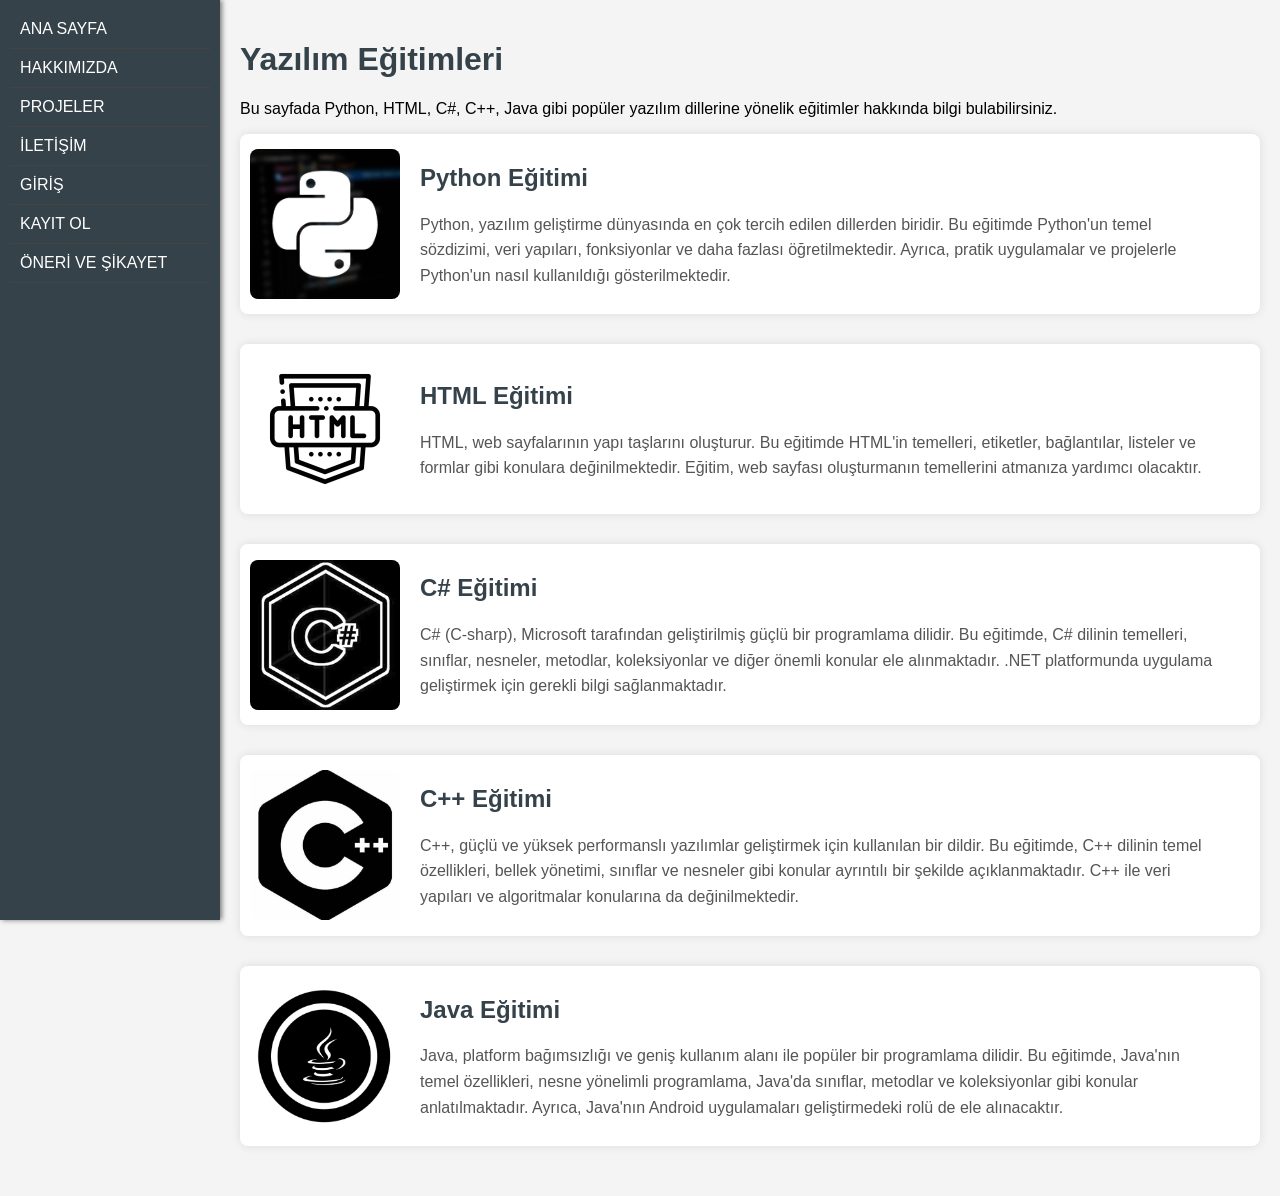
<file: egitim.html>
<!DOCTYPE html>
<html lang="tr">
<head>
    <meta charset="UTF-8">
    <meta name="viewport" content="width=device-width, initial-scale=1.0">
    <title>Eğitimler</title>
    <style>
        body {
            font-family: Arial, sans-serif;
            margin: 0;
            padding: 0;
            background-color: #f4f4f4;
        }
        nav {
            background: #35424a;
            color: white;
            padding: 10px;
            position: fixed;
            top: 0;
            left: 0;
            width: 200px;
            height: 100%;
            box-shadow: 2px 0 5px rgba(0, 0, 0, 0.5);
        }
        nav a {
            display: block;
            color: white;
            text-decoration: none;
            padding: 10px;
            border-bottom: 1px solid #444;
        }
        nav a:hover {
            background: #454d55;
        }
        .container {
            margin-left: 220px;
            padding: 20px;
        }
        .training-section {
            display: flex;
            align-items: center;
            margin-bottom: 30px;
            padding: 10px;
            background-color: #fff;
            box-shadow: 0 0 10px rgba(0, 0, 0, 0.1);
            border-radius: 8px;
        }
        .training-section img {
            width: 150px;
            height: 150px;
            object-fit: cover;
            border-radius: 8px;
            margin-right: 20px;
        }
        .training-info {
            max-width: 800px;
        }
        .training-info h2 {
            color: #35424a;
        }
        .training-info p {
            font-size: 16px;
            color: #555;
            line-height: 1.6;
        }
    </style>
</head>
<body>
    <nav>
        <a href="index.html">ANA SAYFA</a>
        <a href="hakkimda.html">HAKKIMIZDA</a>
        <a href="projeler.html">PROJELER</a>
        <a href="iletisim.html">İLETİŞİM</a>
        <a href="giris.html">GİRİŞ</a>
        <a href="yenikayit.html"> KAYIT OL</a> 
        <a href="gerid.html">ÖNERİ VE ŞİKAYET</a>
    </nav>
    <div class="container">
        <h1 style="color: #35424a;">Yazılım Eğitimleri</h1>
        <p>Bu sayfada Python, HTML, C#, C++, Java gibi popüler yazılım dillerine yönelik eğitimler hakkında bilgi bulabilirsiniz.</p>

        <div class="training-section">
            <img src="py.jpg" alt="Python Eğitimi">
            <div class="training-info">
                <h2>Python Eğitimi</h2>
                <p>Python, yazılım geliştirme dünyasında en çok tercih edilen dillerden biridir. Bu eğitimde Python'un temel sözdizimi, veri yapıları, fonksiyonlar ve daha fazlası öğretilmektedir. Ayrıca, pratik uygulamalar ve projelerle Python'un nasıl kullanıldığı gösterilmektedir.</p>
            </div>
        </div>
        <div class="training-section">
            <img src="htm.jpg" alt="HTML Eğitimi">
            <div class="training-info">
                <h2>HTML Eğitimi</h2>
                <p>HTML, web sayfalarının yapı taşlarını oluşturur. Bu eğitimde HTML'in temelleri, etiketler, bağlantılar, listeler ve formlar gibi konulara değinilmektedir. Eğitim, web sayfası oluşturmanın temellerini atmanıza yardımcı olacaktır.</p>
            </div>
        </div>
        <div class="training-section">
            <img src="c1.jpg" alt="C# Eğitimi">
            <div class="training-info">
                <h2>C# Eğitimi</h2>
                <p>C# (C-sharp), Microsoft tarafından geliştirilmiş güçlü bir programlama dilidir. Bu eğitimde, C# dilinin temelleri, sınıflar, nesneler, metodlar, koleksiyonlar ve diğer önemli konular ele alınmaktadır. .NET platformunda uygulama geliştirmek için gerekli bilgi sağlanmaktadır.</p>
            </div>
        </div>
        <div class="training-section">
            <img src="OIP.jpg" alt="C++ Eğitimi">
            <div class="training-info">
                <h2>C++ Eğitimi</h2>
                <p>C++, güçlü ve yüksek performanslı yazılımlar geliştirmek için kullanılan bir dildir. Bu eğitimde, C++ dilinin temel özellikleri, bellek yönetimi, sınıflar ve nesneler gibi konular ayrıntılı bir şekilde açıklanmaktadır. C++ ile veri yapıları ve algoritmalar konularına da değinilmektedir.</p>
            </div>
        </div>
        <div class="training-section">
            <img src="j.png" alt="Java Eğitimi">
            <div class="training-info">
                <h2>Java Eğitimi</h2>
                <p>Java, platform bağımsızlığı ve geniş kullanım alanı ile popüler bir programlama dilidir. Bu eğitimde, Java'nın temel özellikleri, nesne yönelimli programlama, Java'da sınıflar, metodlar ve koleksiyonlar gibi konular anlatılmaktadır. Ayrıca, Java'nın Android uygulamaları geliştirmedeki rolü de ele alınacaktır.</p>
            </div>
        </div>
    </div>
</body>
</html>
</file>
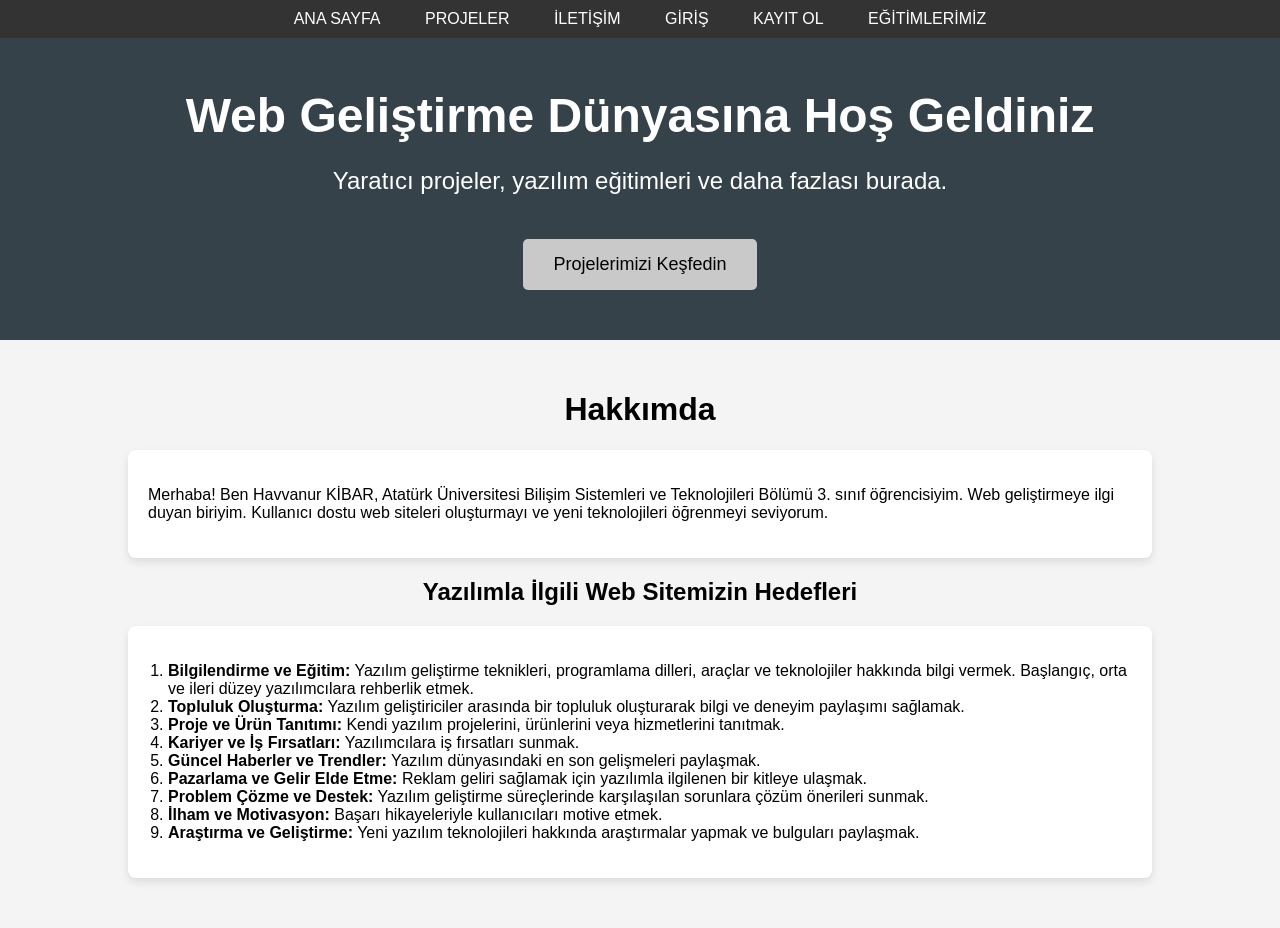
<file: hakkimda.html>
<!DOCTYPE html>
<html lang="tr">
<head>
    <meta charset="UTF-8">
    <meta name="viewport" content="width=device-width, initial-scale=1.0">
    <title>Web Geliştirme Projesi</title>
    <style>
       
        body {
            font-family: 'Arial', sans-serif;
            margin: 0;
            padding: 0;
            background-color: #f4f4f4;
        }
        nav {
            background-color: #333;
            padding: 10px 0;
            text-align: center;
        }
        nav a {
            color: white;
            padding: 12px 20px;
            text-decoration: none;
            font-size: 16px;
            text-transform: uppercase;
        }
        nav a:hover {
            background-color: #575757;
        }
        header.hero {
            background-color: #35424a;
            color: white;
            padding: 50px 0;
            text-align: center;
        }
        header.hero h1 {
            margin: 0;
            font-size: 3em;
        }
        header.hero p {
            font-size: 1.5em;
        }
        .button {
            display: inline-block;
            background-color: #c9c9c9;
            padding: 15px 30px;
            font-size: 18px;
            text-decoration: none;
            color: black;
            border-radius: 5px;
            margin-top: 20px;
        }
        .button:hover {
            background-color: #35424a;;
        }

        .container {
            width: 80%;
            margin: auto;
            padding: 30px;
        }
        .profil-kutusu, .hedefler-kutusu {
            background-color: white;
            border-radius: 8px;
            padding: 20px;
            box-shadow: 0 4px 8px rgba(0, 0, 0, 0.1);
            margin: 20px 0;
        }
        
        

        h1, h2 {
            text-align: center;
        }
        ol {
            padding-left: 20px;
        }
    </style>
</head>
<body>
    <nav>
        <a href="index.html">ANA SAYFA</a>
        <a href="projeler.html">PROJELER</a>
        <a href="iletisim.html">İLETİŞİM</a>
        <a href="giris.html">GİRİŞ</a>
        <a href="yenikayit.html">KAYIT OL</a>
        <a href="egitim.html">EĞİTİMLERİMİZ</a>
    </nav>

    <header class="hero">
        <h1>Web Geliştirme Dünyasına Hoş Geldiniz</h1>
        <p>Yaratıcı projeler, yazılım eğitimleri ve daha fazlası burada.</p>
        <a href="projeler.html" class="button">Projelerimizi Keşfedin</a>
    </header>

    <div class="container">
        <h1>Hakkımda</h1>
        <div class="profil-kutusu">
        
            <p>Merhaba! Ben Havvanur KİBAR, Atatürk Üniversitesi Bilişim Sistemleri ve Teknolojileri Bölümü 3. sınıf öğrencisiyim. Web geliştirmeye ilgi duyan biriyim. Kullanıcı dostu web siteleri oluşturmayı ve yeni teknolojileri öğrenmeyi seviyorum.</p>
        </div>

        <h2>Yazılımla İlgili Web Sitemizin Hedefleri</h2>
        <div class="hedefler-kutusu">
            <ol>
                <li><strong>Bilgilendirme ve Eğitim:</strong> Yazılım geliştirme teknikleri, programlama dilleri, araçlar ve teknolojiler hakkında bilgi vermek. Başlangıç, orta ve ileri düzey yazılımcılara rehberlik etmek.</li>
                <li><strong>Topluluk Oluşturma:</strong> Yazılım geliştiriciler arasında bir topluluk oluşturarak bilgi ve deneyim paylaşımı sağlamak.</li>
                <li><strong>Proje ve Ürün Tanıtımı:</strong> Kendi yazılım projelerini, ürünlerini veya hizmetlerini tanıtmak.</li>
                <li><strong>Kariyer ve İş Fırsatları:</strong> Yazılımcılara iş fırsatları sunmak.</li>
                <li><strong>Güncel Haberler ve Trendler:</strong> Yazılım dünyasındaki en son gelişmeleri paylaşmak.</li>
                <li><strong>Pazarlama ve Gelir Elde Etme:</strong> Reklam geliri sağlamak için yazılımla ilgilenen bir kitleye ulaşmak.</li>
                <li><strong>Problem Çözme ve Destek:</strong> Yazılım geliştirme süreçlerinde karşılaşılan sorunlara çözüm önerileri sunmak.</li>
                <li><strong>İlham ve Motivasyon:</strong> Başarı hikayeleriyle kullanıcıları motive etmek.</li>
                <li><strong>Araştırma ve Geliştirme:</strong> Yeni yazılım teknolojileri hakkında araştırmalar yapmak ve bulguları paylaşmak.</li>
            </ol>
        </div>
    </div>
</body>
</html>
</file>
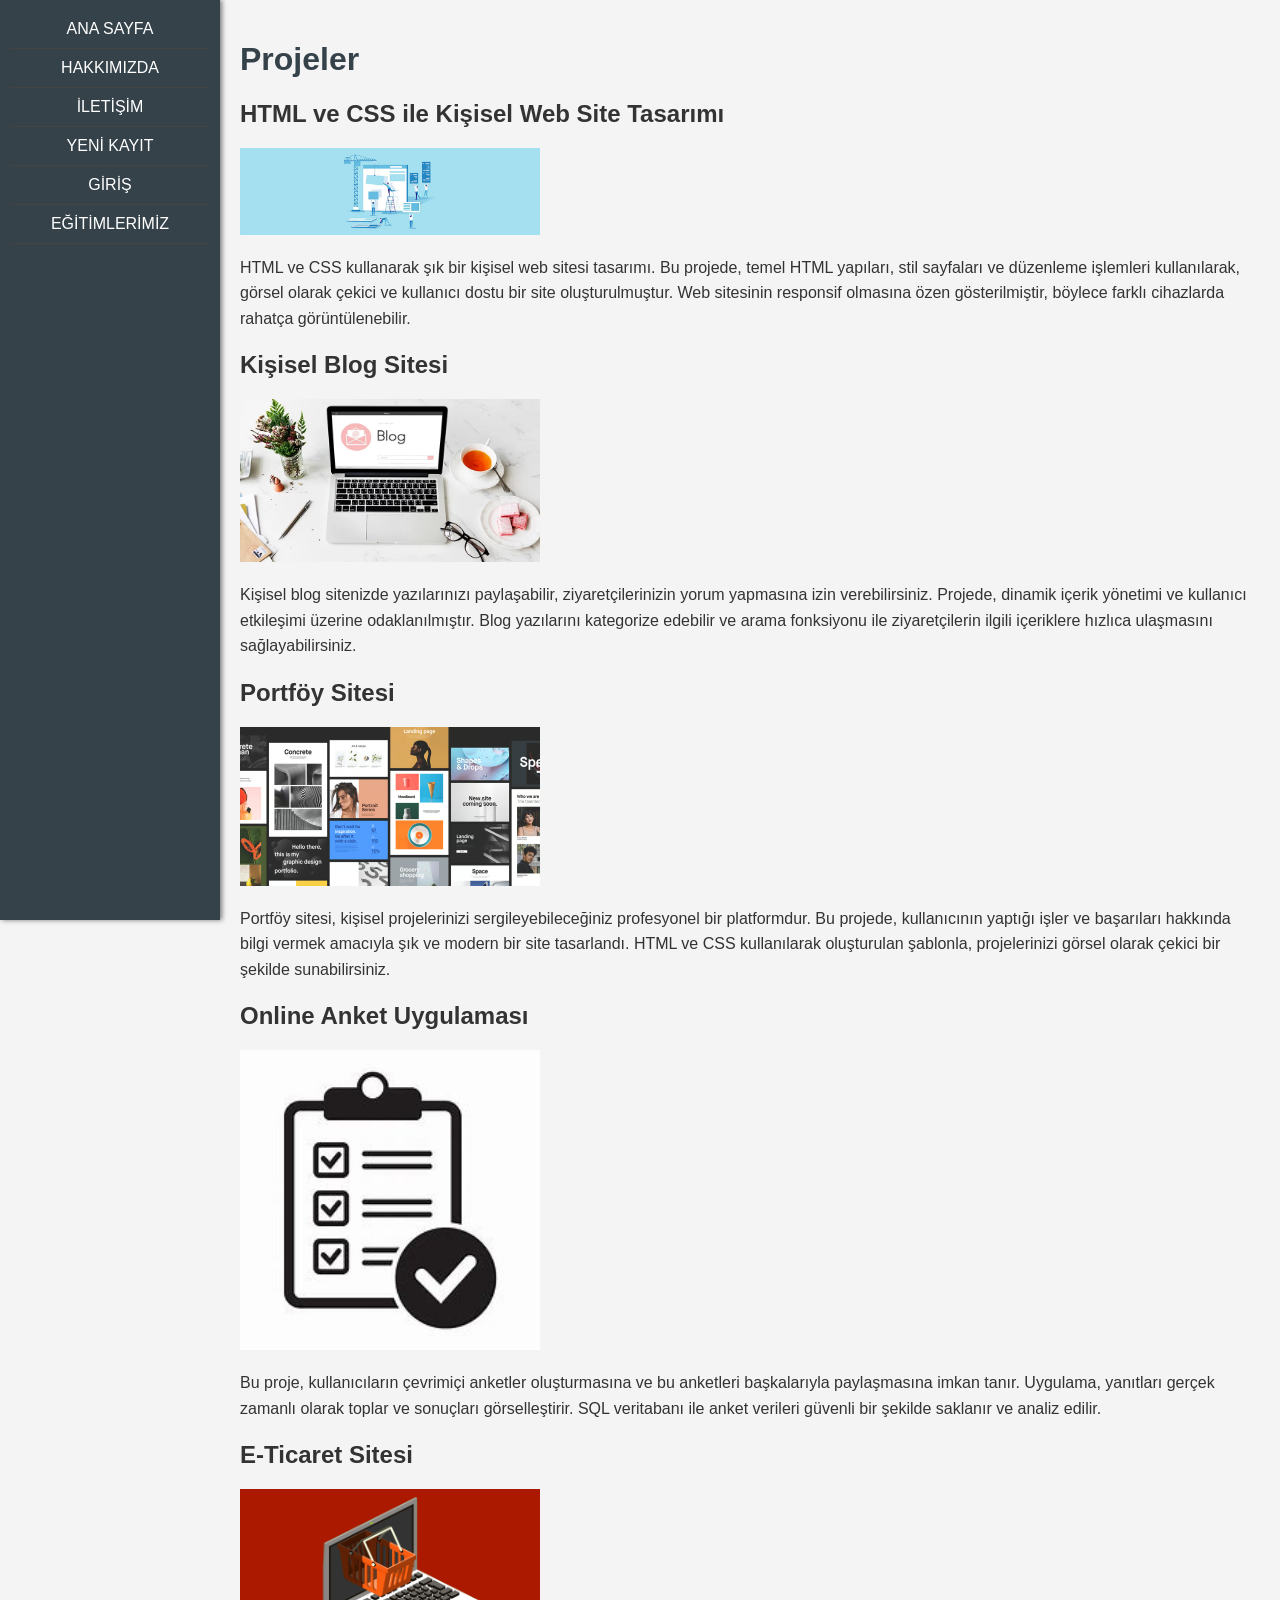
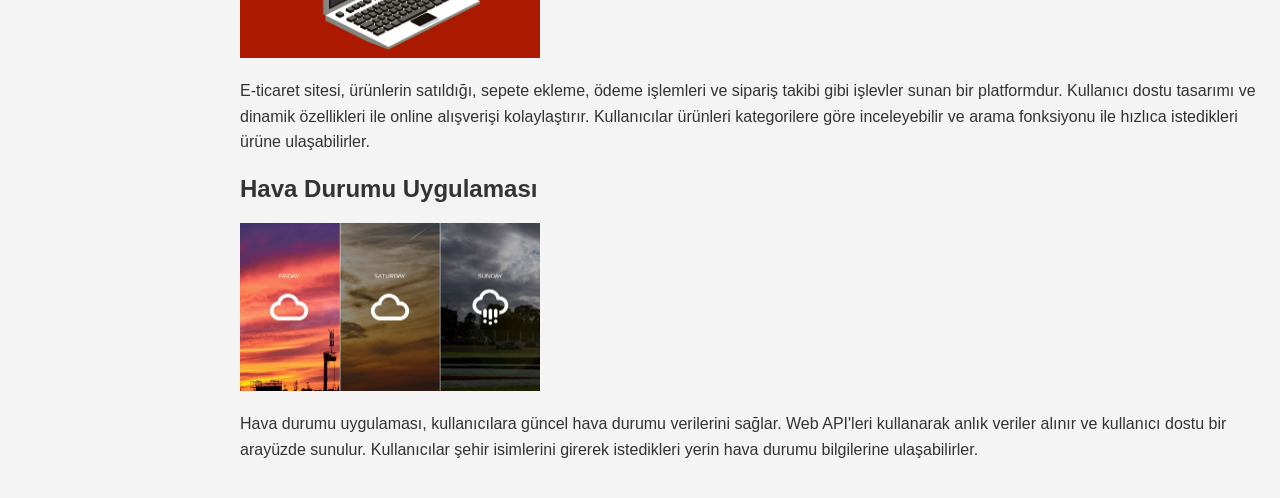
<file: projeler.html>
<!DOCTYPE html>
<html lang="tr">
<head>
    <meta charset="UTF-8">
    <meta name="viewport" content="width=device-width, initial-scale=1.0">
    <title>Projeler</title>
    <link rel="stylesheet" href="style.css">
</head>
<body>
    <nav>
        <a href="index.html">ANA SAYFA</a>
        <a href="hakkimda.html">HAKKIMIZDA</a>
        <a href="iletisim.html">İLETİŞİM</a>
        <a href="yenikayit.html">YENİ KAYIT</a>
        <a href="giris.html">GİRİŞ</a>
        <a href="egitim.html">EĞİTİMLERİMİZ</a>
    </nav>
    
    <div class="container">
        <h1>Projeler</h1>

        <div class="project">
            <h2>HTML ve CSS ile Kişisel Web Site Tasarımı</h2>
            <img src="html tasarım.jpeg" alt="HTML ve CSS ile Kişisel Web Site" width="300">
            <p>
                HTML ve CSS kullanarak şık bir kişisel web sitesi tasarımı. Bu projede, temel HTML yapıları, stil sayfaları ve düzenleme işlemleri kullanılarak, görsel olarak çekici ve kullanıcı dostu bir site oluşturulmuştur. Web sitesinin responsif olmasına özen gösterilmiştir, böylece farklı cihazlarda rahatça görüntülenebilir.
            </p>
        </div>


        <div class="project">
            <h2>Kişisel Blog Sitesi</h2>
            <img src="Kisisel-Blog-Nedir-Nasil-Kurulur.webp" alt="Kişisel Blog Sitesi" width="300">
            <p>
                Kişisel blog sitenizde yazılarınızı paylaşabilir, ziyaretçilerinizin yorum yapmasına izin verebilirsiniz. Projede, dinamik içerik yönetimi ve kullanıcı etkileşimi üzerine odaklanılmıştır. Blog yazılarını kategorize edebilir ve arama fonksiyonu ile ziyaretçilerin ilgili içeriklere hızlıca ulaşmasını sağlayabilirsiniz.
            </p>
        </div>

        <div class="project">
            <h2>Portföy Sitesi</h2>
            <img src="port.avif" alt="Portföy Sitesi" width="300">
            <p>
                Portföy sitesi, kişisel projelerinizi sergileyebileceğiniz profesyonel bir platformdur. Bu projede, kullanıcının yaptığı işler ve başarıları hakkında bilgi vermek amacıyla şık ve modern bir site tasarlandı. HTML ve CSS kullanılarak oluşturulan şablonla, projelerinizi görsel olarak çekici bir şekilde sunabilirsiniz.
            </p>
        </div>

        <div class="project">
            <h2>Online Anket Uygulaması</h2>
            <img src="anket.jpg" alt="Online Anket Uygulaması" width="300">
            <p>
                Bu proje, kullanıcıların çevrimiçi anketler oluşturmasına ve bu anketleri başkalarıyla paylaşmasına imkan tanır. Uygulama, yanıtları gerçek zamanlı olarak toplar ve sonuçları görselleştirir. SQL veritabanı ile anket verileri güvenli bir şekilde saklanır ve analiz edilir.
            </p>
        </div>

        <div class="project">
            <h2>E-Ticaret Sitesi</h2>
            <img src="ticaret.jpeg" alt="E-Ticaret Sitesi" width="300">
            <p>
                E-ticaret sitesi, ürünlerin satıldığı, sepete ekleme, ödeme işlemleri ve sipariş takibi gibi işlevler sunan bir platformdur. Kullanıcı dostu tasarımı ve dinamik özellikleri ile online alışverişi kolaylaştırır. Kullanıcılar ürünleri kategorilere göre inceleyebilir ve arama fonksiyonu ile hızlıca istedikleri ürüne ulaşabilirler.
            </p>
        </div>

        <div class="project">
            <h2>Hava Durumu Uygulaması</h2>
            <img src="hava.jpg" alt="Hava Durumu Uygulaması" width="300">
            <p>
                Hava durumu uygulaması, kullanıcılara güncel hava durumu verilerini sağlar. Web API'leri kullanarak anlık veriler alınır ve kullanıcı dostu bir arayüzde sunulur. Kullanıcılar şehir isimlerini girerek istedikleri yerin hava durumu bilgilerine ulaşabilirler.
            </p>
        </div>

       
    </div>
</body>
</html>
</file>
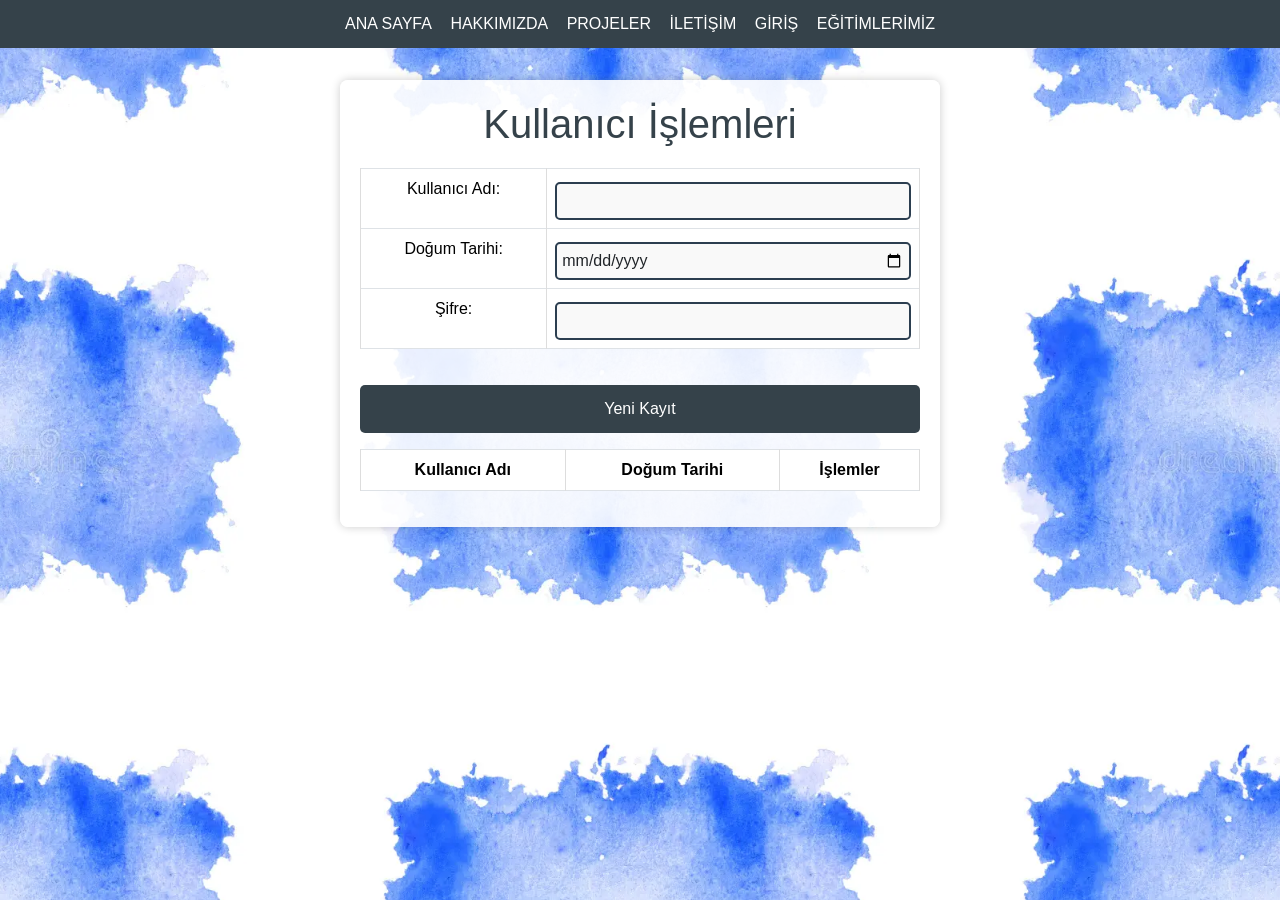
<file: yenikayit.html>
<!DOCTYPE html>
<html lang="tr">
<head>
    <meta charset="UTF-8">
    <meta name="viewport" content="width=device-width, initial-scale=1.0">
    <title>Yeni Kayıt</title>
    <!-- Bootstrap CSS -->
    <link href="https://cdn.jsdelivr.net/npm/bootstrap@5.3.0/dist/css/bootstrap.min.css" rel="stylesheet">
    <style>
        body {
            font-family: Arial, sans-serif;
            margin: 0;
            padding: 0;
            background-image: url('m2.webp');
            background-size: 50%;
            background-position: center;
            background-attachment: fixed;
            min-height: 100vh;
            display: flex;
            flex-direction: column;
            justify-content: flex-start;
            align-items: center;
        }

        nav {
            background-color: #35424a;
            color: white;
            padding: 10px;
            position: fixed;
            top: 0;
            left: 0;
            width: 100%;
            z-index: 1000;
            text-align: center;
        }

        nav a {
            color: white;
            text-decoration: none;
            padding: 2px 7px;
            display: inline-block;
        }

        nav a:hover {
            background-color: #444;
        }

        .container {
            padding: 20px;
            background-color: rgba(255, 255, 255, 0.9);
            width: 60%;
            max-width: 600px;
            margin-top: 80px;
            box-shadow: 0 0 10px rgba(0, 0, 0, 0.2);
            border-radius: 8px;
            text-align: center;
        }

        h1 {
            color: #35424a;
            margin-bottom: 20px;
        }

        input[type="text"],
        input[type="date"],
        input[type="password"] {
            width: 100%;
            padding: 5px;
            margin-top: 5px;
            border: 2px solid #2c3e50;
            border-radius: 5px;
            background-color: #f9f9f9;
        }

        input[type="submit"] {
            background-color: #35424a;
            color: white;
            border: none;
            padding: 12px 20px;
            cursor: pointer;
            width: 100%;
            border-radius: 5px;
            margin-top: 20px;
            font-size: 16px;
        }

        input[type="submit"]:hover {
            background-color: #45a049;
        }

        table {
            width: 100%;
            margin-top: 10px;
            border-collapse: collapse;
        }

        th, td {
            border: 1px solid #ddd;
            padding: 8px;
            text-align: center;
        }

        th {
            background-color: #35424a;
            color: white;
        }
    </style>
</head>
<body>
    <nav>
        <a href="index.html">ANA SAYFA</a>
        <a href="hakkimda.html">HAKKIMIZDA</a>
        <a href="projeler.html">PROJELER</a>
        <a href="iletisim.html">İLETİŞİM</a>
        <a href="giris.html">GİRİŞ</a>
        <a href="egitim.html">EĞİTİMLERİMİZ</a>
    </nav>
    <div class="container">
        <h1>Kullanıcı İşlemleri</h1>
        <form id="userForm">
            <table class="table table-bordered">
                <tr>
                    <td>Kullanıcı Adı:</td>
                    <td><input type="text" name="kullaniciadi" id="kullaniciadi" class="form-control" required></td>
                </tr>
                <tr>
                    <td>Doğum Tarihi:</td>
                    <td><input type="date" name="dogtarihi" id="dogtarihi" class="form-control" required></td>
                </tr>
                <tr>
                    <td>Şifre:</td>
                    <td><input type="password" name="sifre" id="sifre" class="form-control" required></td>
                </tr>
            </table>
            <input type="submit" value="Yeni Kayıt" class="btn btn-primary">
        </form>

        <table class="table table-bordered table-hover mt-3">
            <thead>
                <tr>
                    <th>Kullanıcı Adı</th>
                    <th>Doğum Tarihi</th>
                    <th>İşlemler</th>
                </tr>
            </thead>
            <tbody id="userList">
            </tbody>
        </table>
    </div>

    <script>
        let database = JSON.parse(localStorage.getItem("database")) || [];

        document.getElementById("userForm").addEventListener("submit", function (e) {
            e.preventDefault();

            const kullaniciadi = document.getElementById("kullaniciadi").value;
            const dogtarihi = document.getElementById("dogtarihi").value;
            const sifre = document.getElementById("sifre").value;

            if (database.some(user => user.kullaniciadi === kullaniciadi)) {
                alert("Bu kullanıcı adı zaten kayıtlı!");
                return;
            }
            const newUser = { id: Date.now(), kullaniciadi, dogtarihi, sifre };
            database.push(newUser);
            localStorage.setItem("database", JSON.stringify(database));
            renderUserList();
            clearForm();

            alert("Kayıt başarılı! Giriş sayfasına yönlendiriliyorsunuz...");
            window.location.href = "giris.html";
        });

        function renderUserList() {
            const userList = document.getElementById("userList");
            userList.innerHTML = "";

            database.forEach(user => {
                const row = document.createElement("tr");

                row.innerHTML = `
                    <td>${user.kullaniciadi}</td>
                    <td>${user.dogtarihi}</td>
                    <td>
                        <button class="btn btn-primary btn-sm" onclick="deleteUser(${user.id})">Sil</button>
                        <button class="btn btn-primary btn-sm" onclick="updateUser('${user.kullaniciadi}')">Güncelle</button>
                    </td>
                `;
                userList.appendChild(row);
            });
        }

        function deleteUser(userId) {
            database = database.filter(user => user.id !== userId);
            localStorage.setItem("database", JSON.stringify(database));
            renderUserList();
        }

        function updateUser(kullaniciadi) {
            const user = database.find(user => user.kullaniciadi === kullaniciadi);

            if (user) {
                document.getElementById("kullaniciadi").value = user.kullaniciadi;
                document.getElementById("dogtarihi").value = user.dogtarihi;
                document.getElementById("sifre").value = user.sifre;

                deleteUser(user.id);
            }
        }
        function clearForm() {
            document.getElementById("kullaniciadi").value = "";
            document.getElementById("dogtarihi").value = "";
            document.getElementById("sifre").value = "";
        }

        window.onload = renderUserList;
    </script>
</body>
</html>
</file>
<file: style.css>
body {
    font-family: Arial, sans-serif;
    margin: 0;
    padding: 0;
    background-color: #f4f4f4;
    color: #333;
}

h1 {
    color: #35424a;
}

p, ul, li, table {
    line-height: 1.6;
}

a {
    text-decoration: none;
}
nav {
    background: #35424a;
    color: white;
    padding: 10px;
    position: fixed;
    top: 0;
    left: 0;
    width: 200px;
    height: 100%;
    box-shadow: 2px 0 5px rgba(0, 0, 0, 0.5);
}

nav a {
    display: block;
    color: white;
    padding: 10px;
    border-bottom: 1px solid #444;
    text-align: center;
}

nav a:hover {
    background: #454d55;
}

.container {
    margin-left: 220px;
    padding: 20px;
}

form {
    margin-top: 20px;
    background: #fff;
    padding: 20px;
    box-shadow: 0 0 10px rgba(0, 0, 0, 0.1);
    border-radius: 8px;
}

form table {
    width: 100%;
}

form table td {
    padding: 10px;
}

form input[type="text"], 
form input[type="password"], 
form input[type="date"] {
    width: 100%;
    padding: 8px;
    margin-top: 5px;
    border: 1px solid #ddd;
    border-radius: 4px;
    box-sizing: border-box;
}

form input[type="submit"] {
    background: #35424a;
    color: white;
    border: none;
    padding: 10px;
    border-radius: 4px;
    cursor: pointer;
}

form input[type="submit"]:hover {
    background: #454d55;
}

ul {
    padding: 0;
    list-style: none;
}

ul li {
    margin: 10px 0;
}
.profil-kutusu {
    display: flex;
    align-items: center;
    background-color: #fff;
    border: 1px solid #ddd;
    border-radius: 8px;
    padding: 20px;
    margin-top: 20px;
    box-shadow: 0 4px 8px rgba(0, 0, 0, 0.1);
}

.profil-kutusu img {
    width: 200px;
    height: 100px;
    border-radius: 75%;
    margin-right: 20px;
    border: 2px solid #ddd;
}
.admin {
    display: flex;
    align-items: center;  
    background-color: #fff;
    border: 1px solid #ddd;
    border-radius: 8px;
    padding: 10px;
    margin-top: 20px;
    box-shadow: 0 4px 8px rgba(0, 0, 0, 0.1);
}

.admin img {
    width: 50px; 
    height: 50px; 
    border-radius: 50%; 
    margin-right: 20px;
    border: 2px solid #ddd; 
}
ul li {
    font-size: 18px;
    margin: 10px 0;
}

ul li i {
    margin-right: 10px; 
    color: #31688a;
}
</file>
